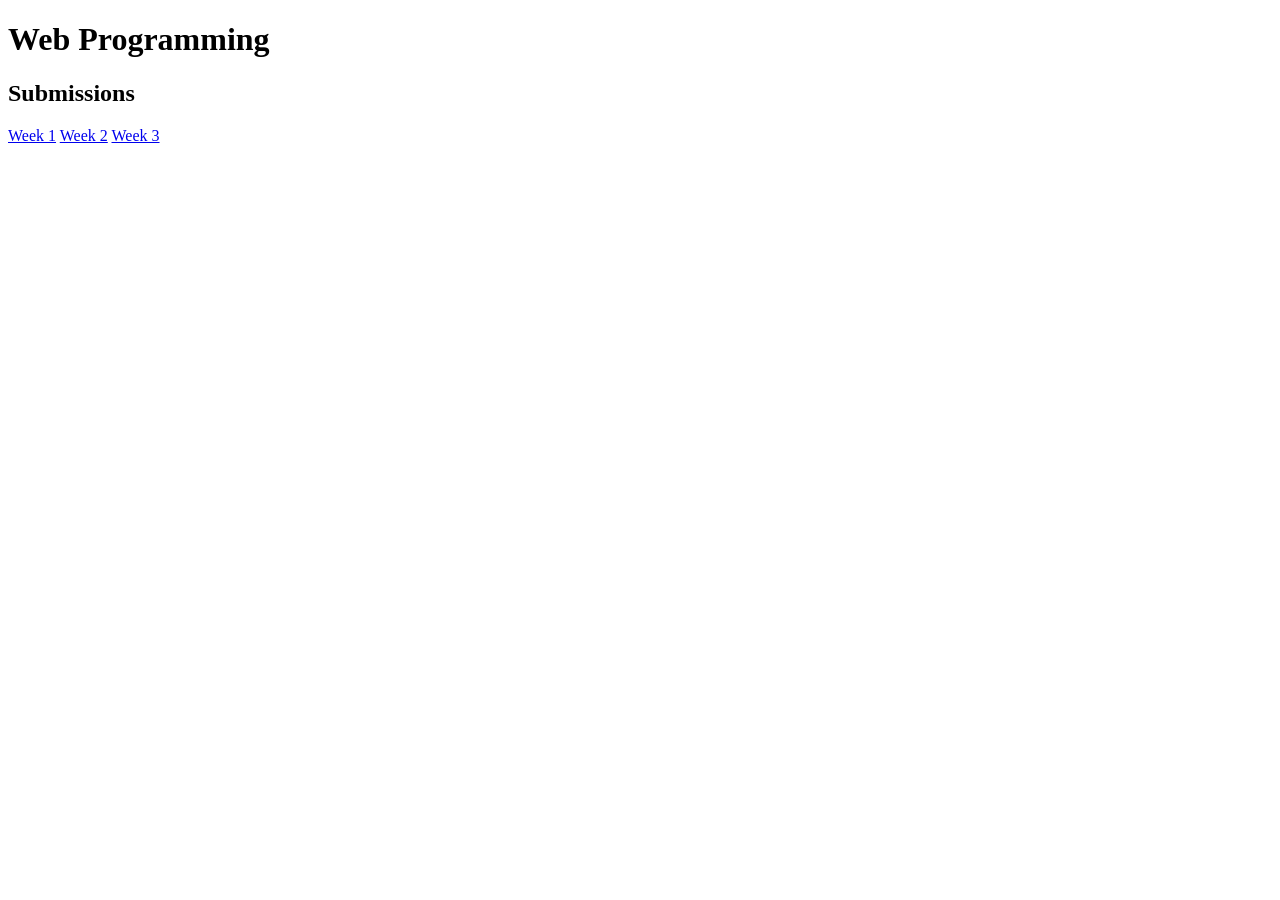
<file: index.html>
<!DOCTYPE html>
<html>
<head>
<title>Don Mariano Mariacos Memorial State University</title>
</head>
<body>
<header>
</header>

<main> <h1>Web Programming</h1>
    <h2>Submissions</h2>

    <a href="week1/week1.html">Week 1</a>
    <a href="week2/week2.html">Week 2</a>
    <a href="week3/week3.html">Week 3</a>
</main>
</body>
</html>
</file>
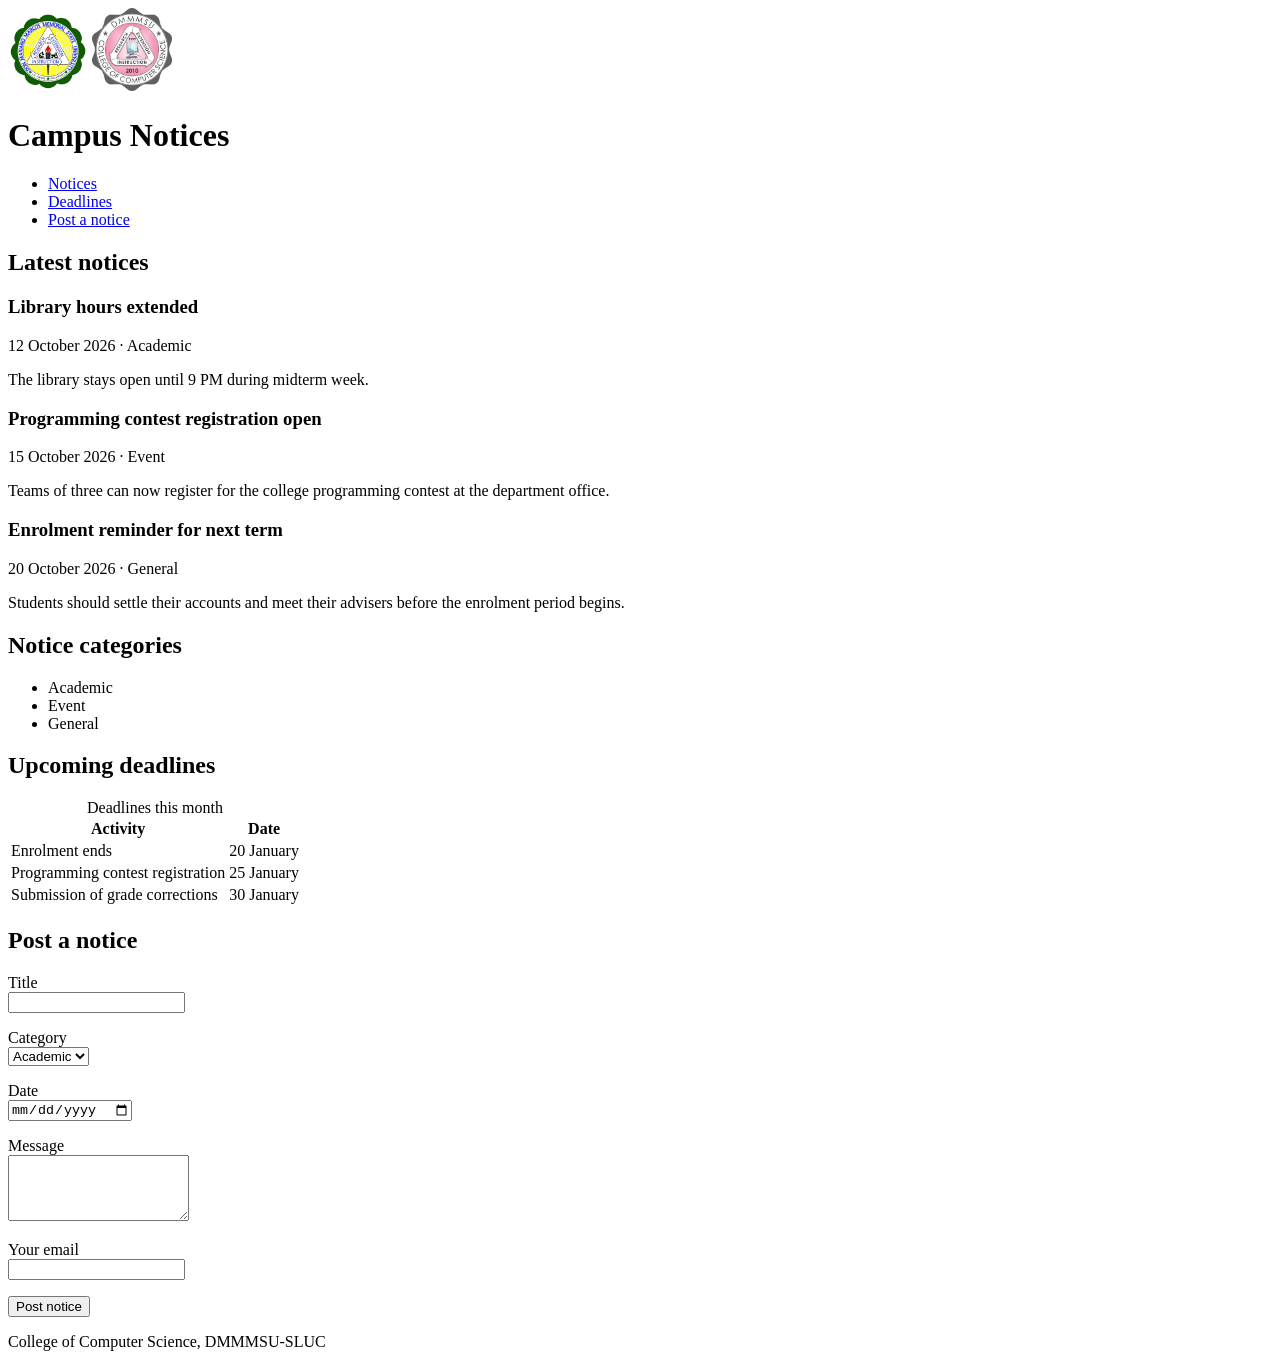
<file: week1/week1.html>
<!DOCTYPE html>
<html lang="en">
<head>
  <meta charset="utf-8">
  <meta name="viewport" content="width=device-width, initial-scale=1">
  <title>Campus Notices</title>
</head>
<body>
  <header>
    <img src="dmmmsu.jpg" alt="Don Mariano Marcos Memorial State University seal" width="80">
    <img src="ccs.jpg" alt="DMMMSU College of Computer Science seal" width="80">
    <h1>Campus Notices</h1>
    <nav aria-label="Main">
      <ul>
        <li><a href="#notices">Notices</a></li>
        <li><a href="#deadlines">Deadlines</a></li>
        <li><a href="#submit">Post a notice</a></li>
      </ul>
    </nav>
  </header>

  <main>
    <section id="notices">
      <h2>Latest notices</h2>

      <article class="notice">
        <h3>Library hours extended</h3>
        <p class="meta">
          <time datetime="2026-10-12">12 October 2026</time> · <span class="tag">Academic</span>
        </p>
        <p>The library stays open until 9 PM during midterm week.</p>
      </article>

      <article class="notice">
        <h3>Programming contest registration open</h3>
        <p class="meta">
          <time datetime="2026-10-15">15 October 2026</time> · <span class="tag">Event</span>
        </p>
        <p>Teams of three can now register for the college programming contest at the department office.</p>
      </article>

      <article class="notice">
        <h3>Enrolment reminder for next term</h3>
        <p class="meta">
          <time datetime="2026-10-20">20 October 2026</time> · <span class="tag">General</span>
        </p>
        <p>Students should settle their accounts and meet their advisers before the enrolment period begins.</p>
      </article>
    </section>

    <section id="categories">
      <h2>Notice categories</h2>
      <ul>
        <li>Academic</li>
        <li>Event</li>
        <li>General</li>
      </ul>
    </section>

    <section id="deadlines">
      <h2>Upcoming deadlines</h2>
      <table>
        <caption>Deadlines this month</caption>
        <thead>
          <tr><th scope="col">Activity</th><th scope="col">Date</th></tr>
        </thead>
        <tbody>
          <tr><td>Enrolment ends</td><td>20 January</td></tr>
          <tr><td>Programming contest registration</td><td>25 January</td></tr>
          <tr><td>Submission of grade corrections</td><td>30 January</td></tr>
        </tbody>
      </table>
    </section>

    <section id="submit">
      <h2>Post a notice</h2>
      <form action="#" method="post">
        <p>
          <label for="title">Title</label><br>
          <input type="text" id="title" name="title" required maxlength="100">
        </p>
        <p>
          <label for="category">Category</label><br>
          <select id="category" name="category">
            <option value="academic">Academic</option>
            <option value="event">Event</option>
            <option value="general">General</option>
          </select>
        </p>
        <p>
          <label for="date">Date</label><br>
          <input type="date" id="date" name="date">
        </p>
        <p>
          <label for="message">Message</label><br>
          <textarea id="message" name="message" rows="4" required></textarea>
        </p>
        <p>
          <label for="email">Your email</label><br>
          <input type="email" id="email" name="email" required>
        </p>
        <button type="submit">Post notice</button>
      </form>
    </section>
  </main>

  <footer>
    <p>College of Computer Science, DMMMSU-SLUC</p>
  </footer>
</body>
</html>
</file>
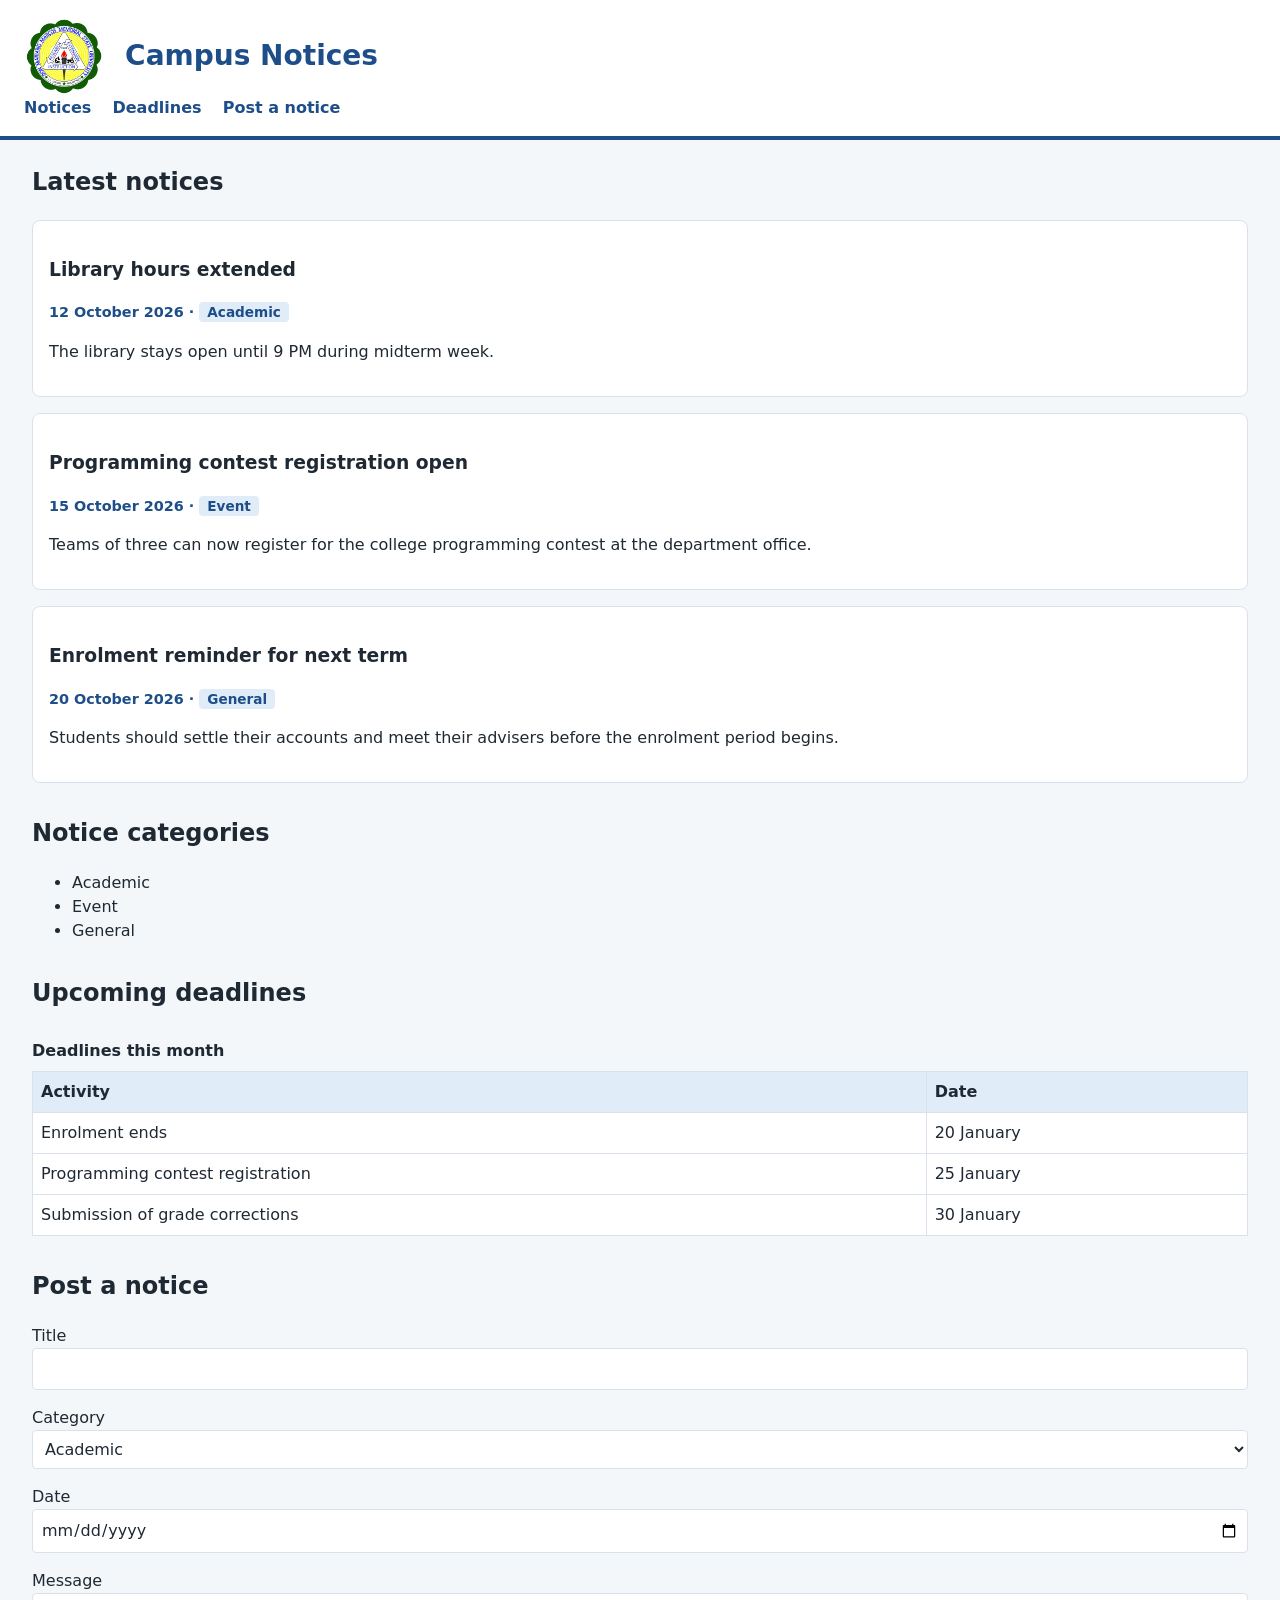
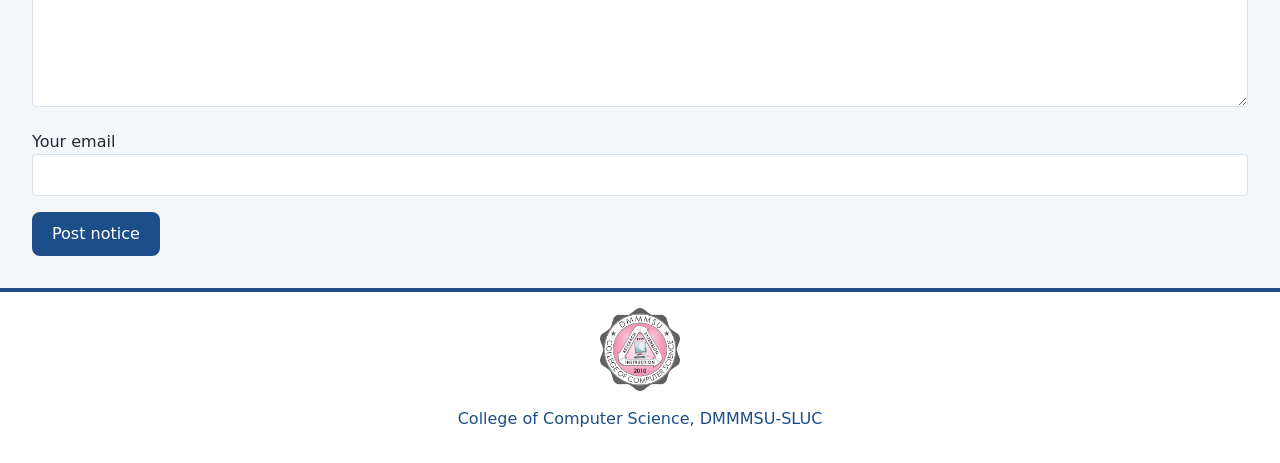
<file: week2/week2.html>
<!DOCTYPE html>
<html lang="en">
<head>
  <meta charset="utf-8">
  <meta name="viewport" content="width=device-width, initial-scale=1">
  <title>Campus Notices</title>
  <link rel="stylesheet" href="styles.css">
</head>
<body>
  <header>
    <img src="dmmmsu.jpg" alt="Don Mariano Marcos Memorial State University seal" width="80">
    <h1>Campus Notices</h1>
    <nav aria-label="Main">
      <ul>
        <li><a href="#notices">Notices</a></li>
        <li><a href="#deadlines">Deadlines</a></li>
        <li><a href="#submit">Post a notice</a></li>
      </ul>
    </nav>
  </header>

  <main>
    <section id="notices">
      <h2>Latest notices</h2>

      <article class="notice">
        <h3>Library hours extended</h3>
        <p class="meta">
          <time datetime="2026-10-12">12 October 2026</time> · <span class="tag">Academic</span>
        </p>
        <p>The library stays open until 9 PM during midterm week.</p>
      </article>

      <article class="notice">
        <h3>Programming contest registration open</h3>
        <p class="meta">
          <time datetime="2026-10-15">15 October 2026</time> · <span class="tag">Event</span>
        </p>
        <p>Teams of three can now register for the college programming contest at the department office.</p>
      </article>

      <article class="notice">
        <h3>Enrolment reminder for next term</h3>
        <p class="meta">
          <time datetime="2026-10-20">20 October 2026</time> · <span class="tag">General</span>
        </p>
        <p>Students should settle their accounts and meet their advisers before the enrolment period begins.</p>
      </article>
    </section>

    <section id="categories">
      <h2>Notice categories</h2>
      <ul>
        <li>Academic</li>
        <li>Event</li>
        <li>General</li>
      </ul>
    </section>

    <section id="deadlines">
      <h2>Upcoming deadlines</h2>
      <table>
        <caption>Deadlines this month</caption>
        <thead>
          <tr><th scope="col">Activity</th><th scope="col">Date</th></tr>
        </thead>
        <tbody>
          <tr><td>Enrolment ends</td><td>20 January</td></tr>
          <tr><td>Programming contest registration</td><td>25 January</td></tr>
          <tr><td>Submission of grade corrections</td><td>30 January</td></tr>
        </tbody>
      </table>
    </section>

    <section id="submit">
      <h2>Post a notice</h2>
      <form action="#" method="post">
        <p>
          <label for="title">Title</label><br>
          <input type="text" id="title" name="title" required maxlength="100">
        </p>
        <p>
          <label for="category">Category</label><br>
          <select id="category" name="category">
            <option value="academic">Academic</option>
            <option value="event">Event</option>
            <option value="general">General</option>
          </select>
        </p>
        <p>
          <label for="date">Date</label><br>
          <input type="date" id="date" name="date">
        </p>
        <p>
          <label for="message">Message</label><br>
          <textarea id="message" name="message" rows="4" required></textarea>
        </p>
        <p>
          <label for="email">Your email</label><br>
          <input type="email" id="email" name="email" required>
        </p>
        <button type="submit">Post notice</button>
      </form>
    </section>
  </main>

  <footer>
    <img src="ccs.jpg"  alt="DMMMSU College of Computer Science seal" width="80">
    <p>College of Computer Science, DMMMSU-SLUC</p>
  </footer>
</body>
</html>
</file>
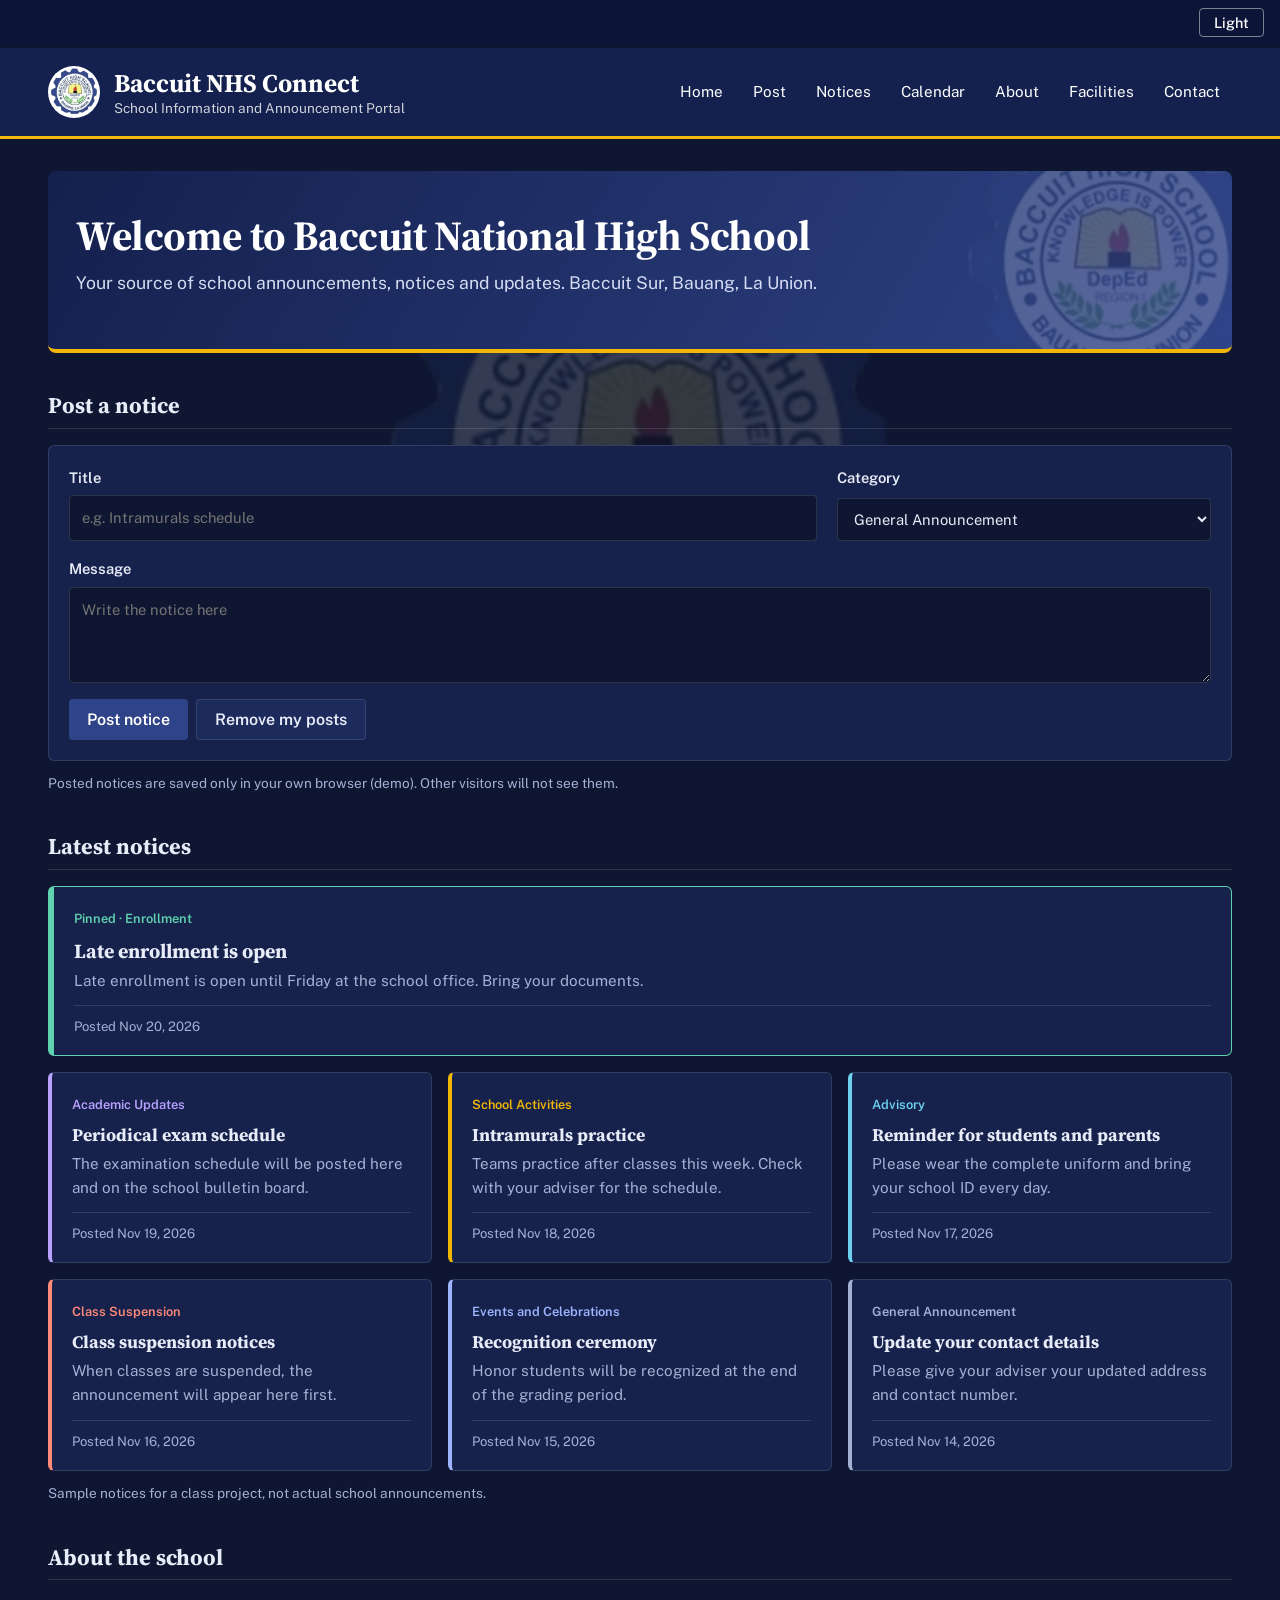
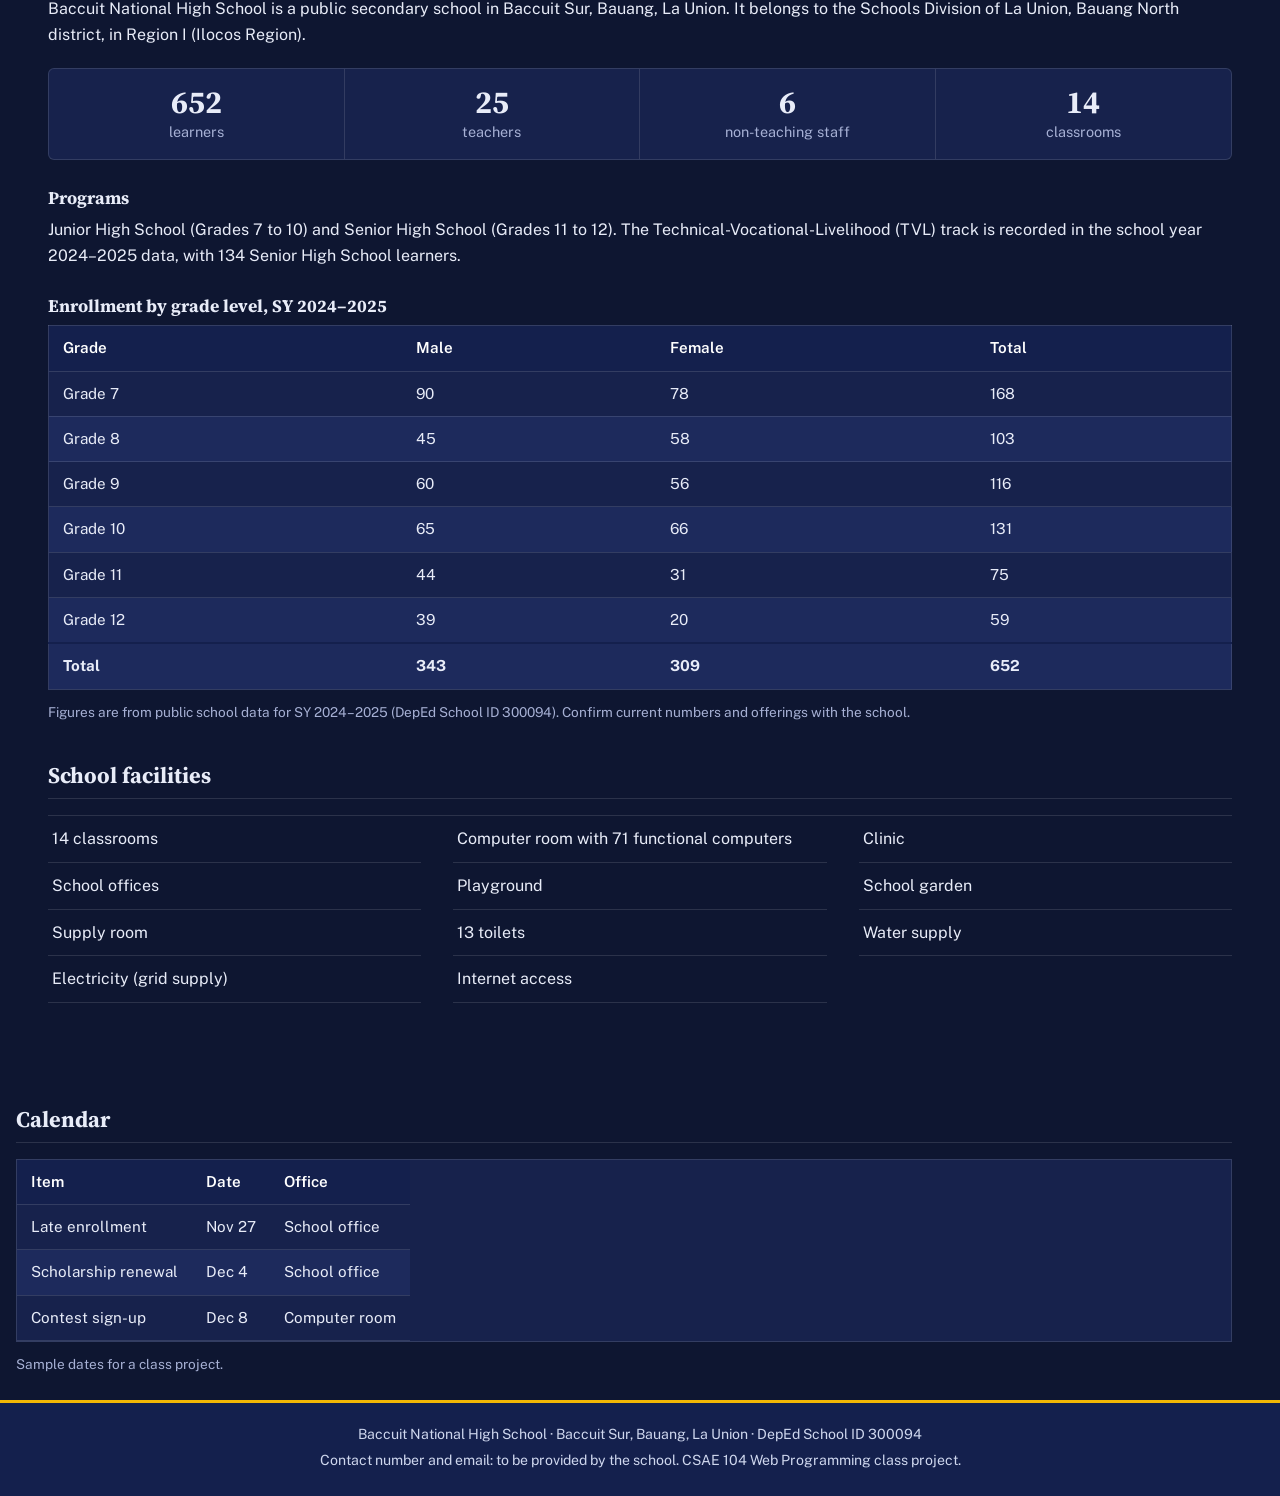
<file: week3/week3.html>
<!DOCTYPE html>
<html lang="en" data-theme="dark">
<head>
  <meta charset="UTF-8">
  <meta name="viewport" content="width=device-width, initial-scale=1">
  <title>Baccuit NHS Connect | School Information and Announcement Portal</title>
  <link rel="preconnect" href="https://fonts.googleapis.com">
  <link rel="preconnect" href="https://fonts.gstatic.com" crossorigin>
  <link href="https://fonts.googleapis.com/css2?family=Public+Sans:wght@400;500;600&family=Source+Serif+4:opsz,wght@8..60,600;8..60,700&display=swap" rel="stylesheet">
  <link rel="icon" href="logo.png">
  <link rel="stylesheet" href="styles.css">
</head>
<body id="top">
  <!-- Top right: theme button -->
  <div class="topbar" id="topbar">
    <button type="button" class="top-btn theme" id="themeToggle">Light</button>
  </div>

  <!-- Home page: Baccuit National High School -->
  <div id="portal">
    <header>
      <div class="brand">
        <img src="logo.png" alt="Baccuit National High School logo" width="56" height="56">
        <h1>Baccuit NHS Connect <span class="sub">School Information and Announcement Portal</span></h1>
      </div>
      <nav>
        <ul>
          <li><a href="#top">Home</a></li>
          <li><a href="#post">Post</a></li>
          <li><a href="#notices">Notices</a></li>
          <li><a href="#deadlines">Calendar</a></li>
          <li><a href="#about">About</a></li>
          <li><a href="#facilities">Facilities</a></li>
          <li><a href="#contact">Contact</a></li>
        </ul>
      </nav>
    </header>

    <main>
      <section class="welcome">
        <h2>Welcome to Baccuit National High School</h2>
        <p>Your source of school announcements, notices and updates. Baccuit Sur, Bauang, La Union.</p>
      </section>

      <section id="post">
        <h2>Post a notice</h2>
        <form id="notice-form" class="post-form">
          <label>Title
            <input id="n-title" type="text" maxlength="60" required placeholder="e.g. Intramurals schedule">
          </label>
          <label>Category
            <select id="n-cat">
              <option value="general|General Announcement">General Announcement</option>
              <option value="suspension|Class Suspension">Class Suspension</option>
              <option value="enrollment|Enrollment">Enrollment</option>
              <option value="academic|Academic Updates">Academic Updates</option>
              <option value="activities|School Activities">School Activities</option>
              <option value="events|Events and Celebrations">Events and Celebrations</option>
              <option value="advisory|Advisory">Advisory</option>
              <option value="emergency|Emergency Notice">Emergency Notice</option>
            </select>
          </label>
          <label class="wide">Message
            <textarea id="n-msg" rows="3" maxlength="200" required placeholder="Write the notice here"></textarea>
          </label>
          <div class="post-actions">
            <button type="submit">Post notice</button>
            <button type="button" id="n-clear" class="secondary">Remove my posts</button>
          </div>
        </form>
        <p class="sample-note">Posted notices are saved only in your own browser (demo). Other visitors will not see them.</p>
      </section>

      <section id="notices">
        <h2>Latest notices</h2>
        <div class="notices">
          <article class="notice pinned enrollment">
            <span class="tag">Pinned &middot; Enrollment</span>
            <h3>Late enrollment is open</h3>
            <p>Late enrollment is open until Friday at the school office. Bring your documents.</p>
            <small>Posted Nov 20, 2026</small>
          </article>
          <article class="notice academic">
            <span class="tag">Academic Updates</span>
            <h3>Periodical exam schedule</h3>
            <p>The examination schedule will be posted here and on the school bulletin board.</p>
            <small>Posted Nov 19, 2026</small>
          </article>
          <article class="notice activities">
            <span class="tag">School Activities</span>
            <h3>Intramurals practice</h3>
            <p>Teams practice after classes this week. Check with your adviser for the schedule.</p>
            <small>Posted Nov 18, 2026</small>
          </article>
          <article class="notice advisory">
            <span class="tag">Advisory</span>
            <h3>Reminder for students and parents</h3>
            <p>Please wear the complete uniform and bring your school ID every day.</p>
            <small>Posted Nov 17, 2026</small>
          </article>
          <article class="notice suspension">
            <span class="tag">Class Suspension</span>
            <h3>Class suspension notices</h3>
            <p>When classes are suspended, the announcement will appear here first.</p>
            <small>Posted Nov 16, 2026</small>
          </article>
          <article class="notice events">
            <span class="tag">Events and Celebrations</span>
            <h3>Recognition ceremony</h3>
            <p>Honor students will be recognized at the end of the grading period.</p>
            <small>Posted Nov 15, 2026</small>
          </article>
          <article class="notice general">
            <span class="tag">General Announcement</span>
            <h3>Update your contact details</h3>
            <p>Please give your adviser your updated address and contact number.</p>
            <small>Posted Nov 14, 2026</small>
          </article>
        </div>
        <p class="sample-note">Sample notices for a class project, not actual school announcements.</p>
      </section>

      <section id="about">
        <h2>About the school</h2>
        <p>Baccuit National High School is a public secondary school in Baccuit Sur, Bauang, La Union. It belongs to the Schools Division of La Union, Bauang North district, in Region I (Ilocos Region).</p>

        <ul class="stats">
          <li class="stat"><strong>652</strong> learners</li>
          <li class="stat"><strong>25</strong> teachers</li>
          <li class="stat"><strong>6</strong> non-teaching staff</li>
          <li class="stat"><strong>14</strong> classrooms</li>
        </ul>

        <h3>Programs</h3>
        <p>Junior High School (Grades 7 to 10) and Senior High School (Grades 11 to 12). The Technical-Vocational-Livelihood (TVL) track is recorded in the school year 2024&ndash;2025 data, with 134 Senior High School learners.</p>

        <h3>Enrollment by grade level, SY 2024&ndash;2025</h3>
        <table>
          <thead>
            <tr><th>Grade</th><th>Male</th><th>Female</th><th>Total</th></tr>
          </thead>
          <tbody>
            <tr><td>Grade 7</td><td>90</td><td>78</td><td>168</td></tr>
            <tr><td>Grade 8</td><td>45</td><td>58</td><td>103</td></tr>
            <tr><td>Grade 9</td><td>60</td><td>56</td><td>116</td></tr>
            <tr><td>Grade 10</td><td>65</td><td>66</td><td>131</td></tr>
            <tr><td>Grade 11</td><td>44</td><td>31</td><td>75</td></tr>
            <tr><td>Grade 12</td><td>39</td><td>20</td><td>59</td></tr>
            <tr class="total"><td>Total</td><td>343</td><td>309</td><td>652</td></tr>
          </tbody>
        </table>
        <p class="sample-note">Figures are from public school data for SY 2024&ndash;2025 (DepEd School ID 300094). Confirm current numbers and offerings with the school.</p>
      </section>

      <section id="facilities">
        <h2>School facilities</h2>
        <ul class="facilities">
          <li>14 classrooms</li>
          <li>Computer room with 71 functional computers</li>
          <li>Clinic</li>
          <li>School offices</li>
          <li>Playground</li>
          <li>School garden</li>
          <li>Supply room</li>
          <li>13 toilets</li>
          <li>Water supply</li>
          <li>Electricity (grid supply)</li>
          <li>Internet access</li>
        </ul>
      </section>
    </main>

    <aside id="deadlines">
      <h2>Calendar</h2>
      <table>
        <thead>
          <tr><th>Item</th><th>Date</th><th>Office</th></tr>
        </thead>
        <tbody>
          <tr><td>Late enrollment</td><td>Nov 27</td><td>School office</td></tr>
          <tr><td>Scholarship renewal</td><td>Dec 4</td><td>School office</td></tr>
          <tr><td>Contest sign-up</td><td>Dec 8</td><td>Computer room</td></tr>
        </tbody>
      </table>
      <p class="sample-note">Sample dates for a class project.</p>

    </aside>

    <footer id="contact">
      <p>Baccuit National High School &middot; Baccuit Sur, Bauang, La Union &middot; DepEd School ID 300094</p>
      <p>Contact number and email: to be provided by the school. CSAE 104 Web Programming class project.</p>
    </footer>
  </div>

  <script src="app.js"></script>
</body>
</html>
</file>
<file: week2/styles.css>
/* Lab 2: Campus Notices styles */

:root {
  --brand: #1d4e89;
  --brand-dark: #163b69;
  --accent: #1d4e89;
  --brand-soft: #e0ecf8;
  --on-brand: #ffffff;
  --logo-bg: #ffffff;
  --surface: #ffffff;
  --page: #f4f7fa;
  --text: #1f2933;
  --border: #d9e2ec;
  --radius: 8px;
}

/* Challenge: dark theme, no JavaScript needed */
@media (prefers-color-scheme: dark) {
  :root {
    --brand: #1d4e89;
    --brand-dark: #163b69;
    --accent: #8ec5ff;
    --brand-soft: #243b53;
    --on-brand: #ffffff;
    --surface: #1f2933;
    --page: #111820;
    --text: #e4e7eb;
    --border: #3e4c59;
  }
}

* { box-sizing: border-box; }

body {
  font-family: system-ui, sans-serif;
  font-size: 1rem;
  line-height: 1.5;
  margin: 0;
  background: var(--page);
  color: var(--text);
}

header {
  background: var(--logo-bg);
  color: var(--brand);
  border-bottom: 4px solid var(--brand);
  padding: 16px 24px;
}

header img {
  height: auto;
  vertical-align: middle;
  margin-right: 8px;
}

header h1 {
  display: inline-block;
  vertical-align: middle;
  margin: 0 0 0 8px;
  font-size: 1.75rem;
}

main {
  margin: 24px 0;
  padding: 0 32px;
}

section { margin-bottom: 32px; }

.notice {
  background: var(--surface);
  border: 1px solid var(--border);
  border-radius: var(--radius);
  padding: 16px;
  margin-bottom: 16px;
}

.notice img {
  max-width: 100%;
  height: auto;
}

.meta {
  color: var(--accent);
  font-size: 0.9rem;
  font-weight: bold;
}

.tag {
  background: var(--brand-soft);
  border-radius: 4px;
  padding: 2px 8px;
  font-size: 0.85rem;
  font-weight: bold;
}

footer {
  background: var(--logo-bg);
  color: var(--brand);
  border-top: 4px solid var(--brand);
  text-align: center;
  padding: 16px;
}

footer img {
  display: block;
  height: auto;
  margin: 0 auto 8px;
}

nav ul { list-style: none; margin: 0; padding: 0; }
nav li { display: inline-block; margin-right: 16px; }
nav a { color: var(--brand); font-weight: bold; text-decoration: none; }
nav a:hover { text-decoration: underline; }

main a { color: var(--accent); font-weight: bold; }

table { border-collapse: collapse; width: 100%; background: var(--surface); }
th, td { border: 1px solid var(--border); padding: 8px; text-align: left; }
th { background: var(--brand-soft); }
caption { text-align: left; padding: 8px 0; font-weight: bold; }

input, select, textarea {
  width: 100%;
  padding: 8px;
  border: 1px solid var(--border);
  border-radius: 4px;
  font: inherit;
  background: var(--surface);
  color: var(--text);
}
input:focus, select:focus, textarea:focus { outline: 3px solid var(--brand); }

button {
  background: var(--brand);
  color: var(--on-brand);
  border: 0;
  border-radius: var(--radius);
  padding: 10px 20px;
  font: inherit;
  cursor: pointer;
}
button:hover { background: var(--brand-dark); }
</file>
<file: week3/styles.css>
/* Baccuit NHS Connect: clean, formal school portal. Navy + one gold accent. */
:root {
  --navy: #14204d; --blue: #2f4388; --gold: #f2b705;
  --bg: #f3f5fa; --surface: #fff; --text: #1b2236; --muted: #5b6480; --line: #dde2ee; --soft: #eef1f8;
  --link: #2f4388; --err: #b3261e; color-scheme: light;
  --general: #5b6480; --suspension: #c8402f; --enrollment: #17715b; --academic: #5b3fa8;
  --activities: #b87400; --events: #2f4388; --advisory: #1b7f9e; --emergency: #a1221f;
}
[data-theme="dark"] {
  --bg: #0e1631; --surface: #17224c; --text: #e8ecf8; --muted: #a6b0d4; --line: rgba(255,255,255,.12); --soft: #1d2a5c;
  --link: #9db4ff; --err: #ff9a92; color-scheme: dark;
  --general: #a6b0d4; --suspension: #ff8a78; --enrollment: #5fd2b0; --academic: #b9a2ff;
  --activities: #f2b705; --events: #9db4ff; --advisory: #6cd0ee; --emergency: #ff7b75;
}
* { box-sizing: border-box; }
body { margin: 0; background-image: radial-gradient(color-mix(in srgb, var(--blue) 22%, transparent) 1px, transparent 1.2px), linear-gradient(180deg, color-mix(in srgb, var(--blue) 14%, transparent), transparent 420px); background-size: 24px 24px, auto; font: 400 1rem/1.6 "Public Sans", system-ui, "Segoe UI", Arial, sans-serif; color: var(--text); background: var(--bg); }
img { max-width: 100%; height: auto; }
h1, h2, h3, .logo { font-family: "Source Serif 4", Georgia, serif; line-height: 1.2; }
a { color: var(--link); }
a:focus-visible, button:focus-visible { outline: 3px solid var(--gold); outline-offset: 2px; }

/* header + nav */
header { display: flex; flex-wrap: wrap; align-items: center; justify-content: space-between; gap: 8px 24px; padding: 16px; color: #fff; background: var(--navy); border-bottom: 3px solid var(--gold); }
.brand { display: flex; align-items: center; gap: 14px; }
.brand img { width: 52px; height: 52px; padding: 2px; background: #fff; border-radius: 50%; }
header h1 { margin: 0; font-size: 1.35rem; font-weight: 700; }
.sub { display: block; margin-top: 2px; font: 400 .85rem "Public Sans", sans-serif; opacity: .8; }
nav ul { display: flex; flex-wrap: wrap; gap: 2px 6px; margin: 0; padding: 0; list-style: none; }
nav a { display: block; padding: 8px 12px; color: #fff; font-size: .95rem; text-decoration: none; border-radius: 4px; }
nav a:hover { background: rgba(255,255,255,.12); }

/* layout */
main { width: 100%; max-width: none; margin: 0; padding: 8px 16px 24px; }
main > section { margin-bottom: 40px; scroll-margin-top: 64px; }
aside { padding: 0 16px 24px; scroll-margin-top: 64px; }
h2 { margin: 0 0 16px; font-size: 1.4rem; font-weight: 700; }
main > section > h2, aside h2 { padding-bottom: 8px; border-bottom: 1px solid var(--line); }
#about h3 { margin: 28px 0 8px; font-size: 1.1rem; }
p { margin: 0 0 12px; }
.welcome { padding: 32px 0 24px; border-bottom: 1px solid var(--line); }
.welcome h2 { margin-bottom: 8px; font-size: clamp(1.8rem, 5vw, 2.6rem); font-weight: 700; letter-spacing: -.01em; border: 0; padding: 0; }
.welcome p { max-width: 90ch; color: var(--muted); font-size: 1.1rem; }
#about p { max-width: none; }
.sample-note { margin: 12px 0 0; font-size: .85rem; color: var(--muted); }

/* notices */
.notices { display: grid; gap: 16px; grid-template-columns: 1fr; }
.notice { padding: 18px 20px; background: var(--surface); border: 1px solid var(--line); border-left: 4px solid var(--accent, var(--muted)); border-radius: 6px; }
.notice h3 { margin: 8px 0 6px; font-size: 1.1rem; }
.notice p { margin: 0 0 12px; color: var(--muted); font-size: .95rem; }
.notice small { display: block; padding-top: 10px; border-top: 1px solid var(--line); color: var(--muted); font-size: .82rem; }
.tag { font-size: .8rem; font-weight: 600; color: var(--accent, var(--muted)); }
.pinned { border-color: var(--accent); border-left-width: 6px; }
.pinned h3 { font-size: 1.25rem; }
.general { --accent: var(--general); } .suspension { --accent: var(--suspension); }
.enrollment, .admin { --accent: var(--enrollment); } .academic { --accent: var(--academic); }
.activities { --accent: var(--activities); } .events { --accent: var(--events); }
.advisory { --accent: var(--advisory); } .emergency { --accent: var(--emergency); }

/* tables */
table { display: block; width: 100%; overflow-x: auto; border-collapse: collapse; background: var(--surface); border: 1px solid var(--line); }
#about table { display: table; }
th, td { padding: 10px 14px; text-align: left; font-size: .95rem; border-bottom: 1px solid var(--line); }
th { color: #fff; background: var(--navy); font-weight: 600; }
tbody tr:nth-child(even) td { background: var(--soft); }
.total td { font-weight: 700; background: var(--soft) !important; border-top: 2px solid var(--navy); }

/* stats + facilities */
.stats { display: grid; grid-template-columns: repeat(2, 1fr); margin: 20px 0 0; padding: 0; list-style: none; background: var(--surface); border: 1px solid var(--line); border-radius: 6px; }
.stat { padding: 16px; text-align: center; color: var(--muted); font-size: .9rem; border: 0 solid var(--line); border-width: 0 1px 1px 0; }
.stat strong { display: block; font: 700 2rem/1.1 "Source Serif 4", Georgia, serif; color: var(--text); }
.facilities { display: grid; grid-template-columns: 1fr; margin: 0; padding: 0; list-style: none; border-top: 1px solid var(--line); }
.facilities li { padding: 10px 4px; border-bottom: 1px solid var(--line); }

/* post form */
.post-form { display: grid; gap: 14px; padding: 20px; background: var(--surface); border: 1px solid var(--line); border-radius: 6px; }
.post-form label { display: grid; gap: 6px; font-weight: 600; font-size: .92rem; }
.post-form input, .post-form select, .post-form textarea {
  width: 100%; padding: 10px 12px; font: inherit; font-weight: 400; color: var(--text); background: var(--bg); border: 1px solid var(--line); border-radius: 4px; }
.post-form textarea { min-height: 96px; resize: vertical; }
input:focus, select:focus, textarea:focus { outline: 3px solid color-mix(in srgb, var(--blue) 40%, transparent); border-color: var(--blue); }
.post-actions { display: flex; flex-wrap: wrap; gap: 8px; }
.post-form button { padding: 10px 18px; font: 600 1rem "Public Sans", sans-serif; color: #fff; background: var(--blue); border: 0; border-radius: 4px; cursor: pointer; }
.post-form button:hover { background: var(--navy); }
.post-form button.secondary { color: var(--text); background: var(--soft); border: 1px solid var(--line); }
.post-form button.secondary:hover { background: var(--line); }

footer { padding: 20px 16px; text-align: center; font-size: .88rem; color: #cfd7ee; background: var(--navy); border-top: 3px solid var(--gold); }
footer p { margin: 0 0 4px; }


/* top bar */
.topbar { position: fixed; inset: 0 0 auto; z-index: 100; display: flex; flex-wrap: wrap; align-items: center; justify-content: flex-end; gap: 8px; padding: 8px 16px; color: #fff; background: #0c1538; }
.topbar [hidden] { display: none; }
.top-btn { padding: 5px 14px; font: 500 .9rem "Public Sans", sans-serif; color: #fff; background: transparent; border: 1px solid rgba(255,255,255,.45); border-radius: 4px; cursor: pointer; }
.top-btn:hover { background: rgba(255,255,255,.12); }

@media (min-width: 600px) {
  .notices { grid-template-columns: repeat(2, 1fr); }
  .pinned { grid-column: 1 / -1; }
  .stats { grid-template-columns: repeat(4, 1fr); }
  .stat { border-width: 0 1px 0 0; } .stat:last-child { border-right: 0; }
  .facilities { grid-template-columns: repeat(2, 1fr); column-gap: 32px; }
  #post .post-form { grid-template-columns: 1fr 1fr; gap: 16px 20px; }
  #post .post-form .wide, #post .post-form .post-actions { grid-column: 1 / -1; }
}
@media (min-width: 960px) {
  header { padding: 18px 48px; } header h1 { font-size: 1.6rem; } main { padding: 8px 48px 32px; }
  .notices { grid-template-columns: repeat(3, 1fr); }
  .facilities { grid-template-columns: repeat(3, 1fr); }
  #post .post-form { grid-template-columns: 2fr 1fr; }
  #portal { grid-template-columns: 1fr 380px; grid-template-areas: "header header" "main aside" "footer footer"; }
  header { grid-area: header; } main { grid-area: main; } aside { grid-area: aside; padding-right: 48px; padding-top: 32px; } footer { grid-area: footer; }
}
@media (prefers-reduced-motion: reduce) { * { animation: none !important; } }

/* faded school logo watermark behind the pages */
body::before { content: ""; position: fixed; inset: 0; z-index: -1; pointer-events: none; background: url("logo.png") center / min(80vw, 520px) no-repeat; opacity: .13; }
[data-theme="dark"] body::before { opacity: .16; }

/* hero banner: navy panel with the school logo */
.welcome { position: relative; overflow: hidden; margin-top: 24px; padding: 40px 28px; color: #fff; background: linear-gradient(120deg, #14204d 0%, #2f4388 100%); border: 0; border-radius: 8px; border-bottom: 4px solid var(--gold); }
.welcome::after { content: ""; position: absolute; right: -30px; top: 50%; width: min(52vw, 300px); aspect-ratio: 1; transform: translateY(-50%); background: url("logo.png") center / contain no-repeat; opacity: .2; }
.welcome > * { position: relative; z-index: 1; }
.welcome h2 { color: #fff; }
.welcome p { color: #d5dcf3; }



#portal { padding-top: 48px; }

#portal { min-height: 100vh; }
@media (min-width: 960px) { #portal { grid-template-rows: auto 1fr auto; } }
@media (min-width: 1400px) {
  .notices { grid-template-columns: repeat(4, 1fr); }
  .facilities { grid-template-columns: repeat(4, 1fr); }
}
</file>
